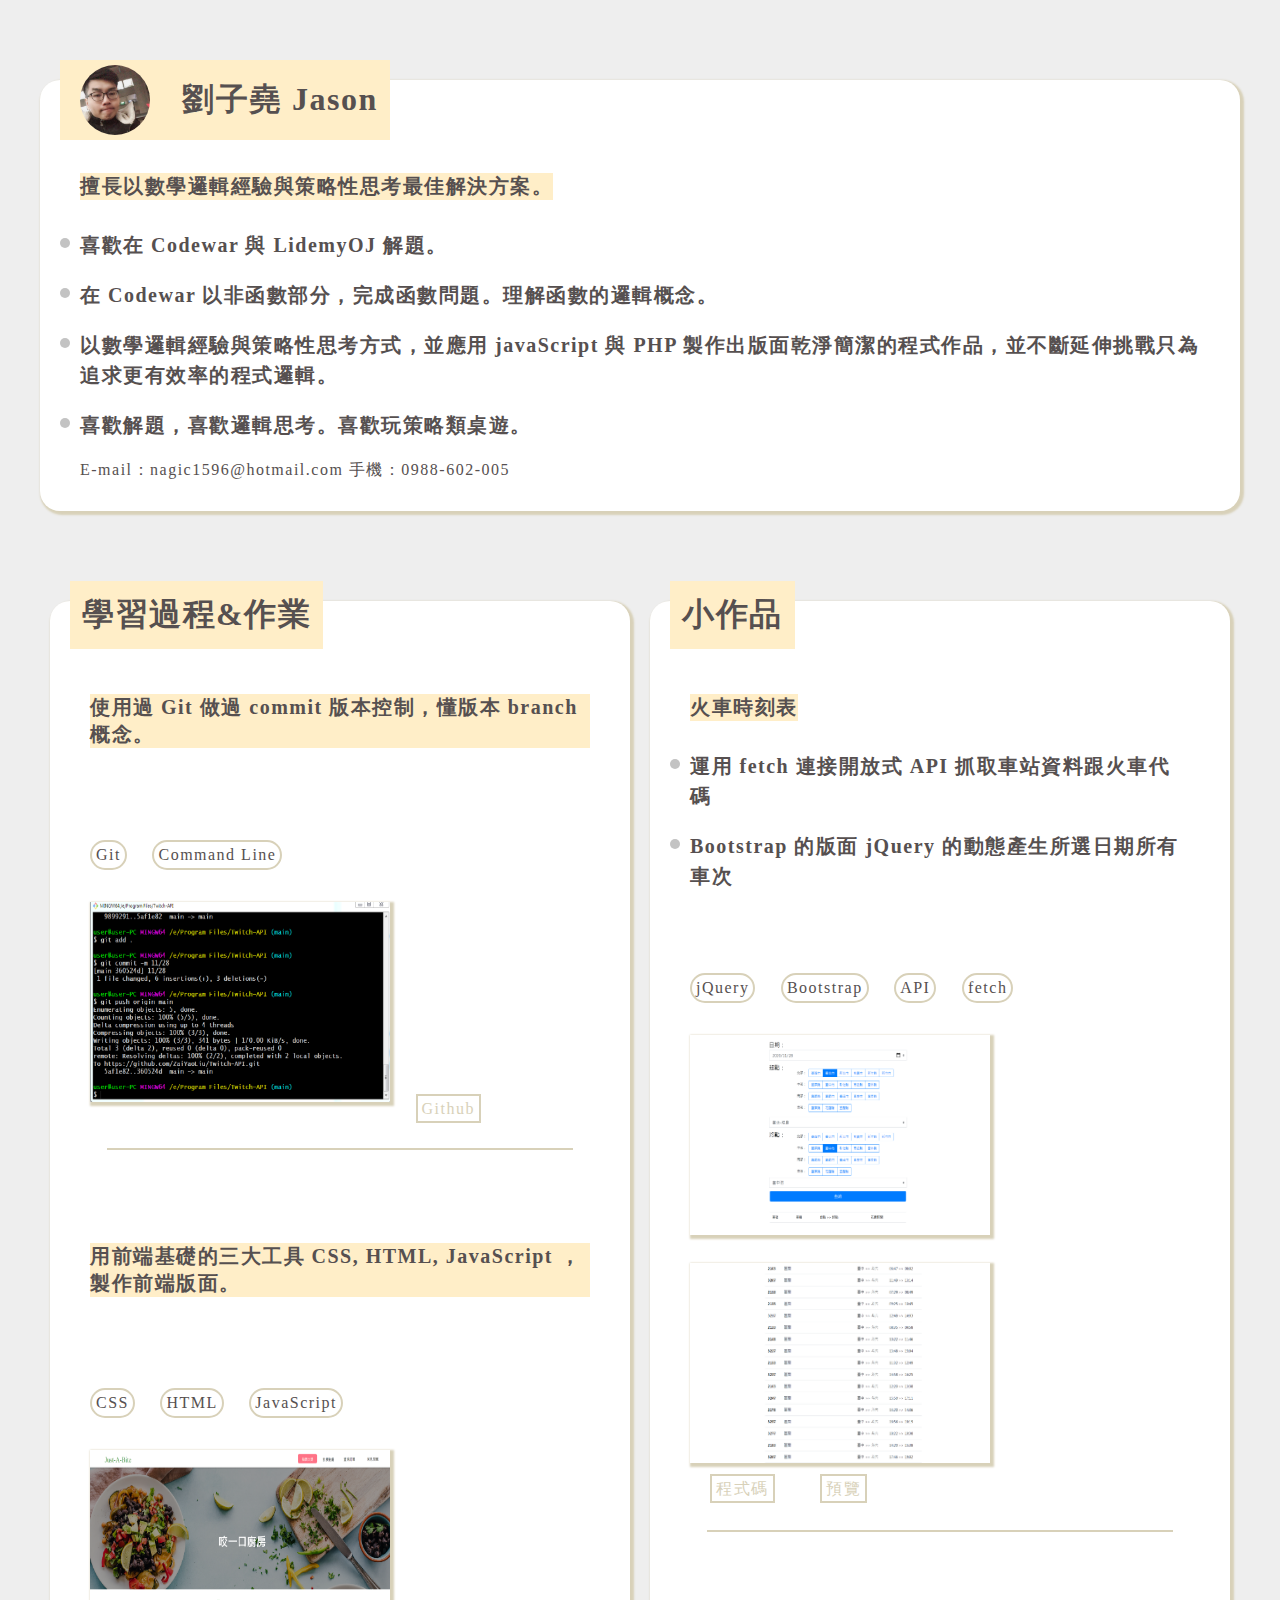
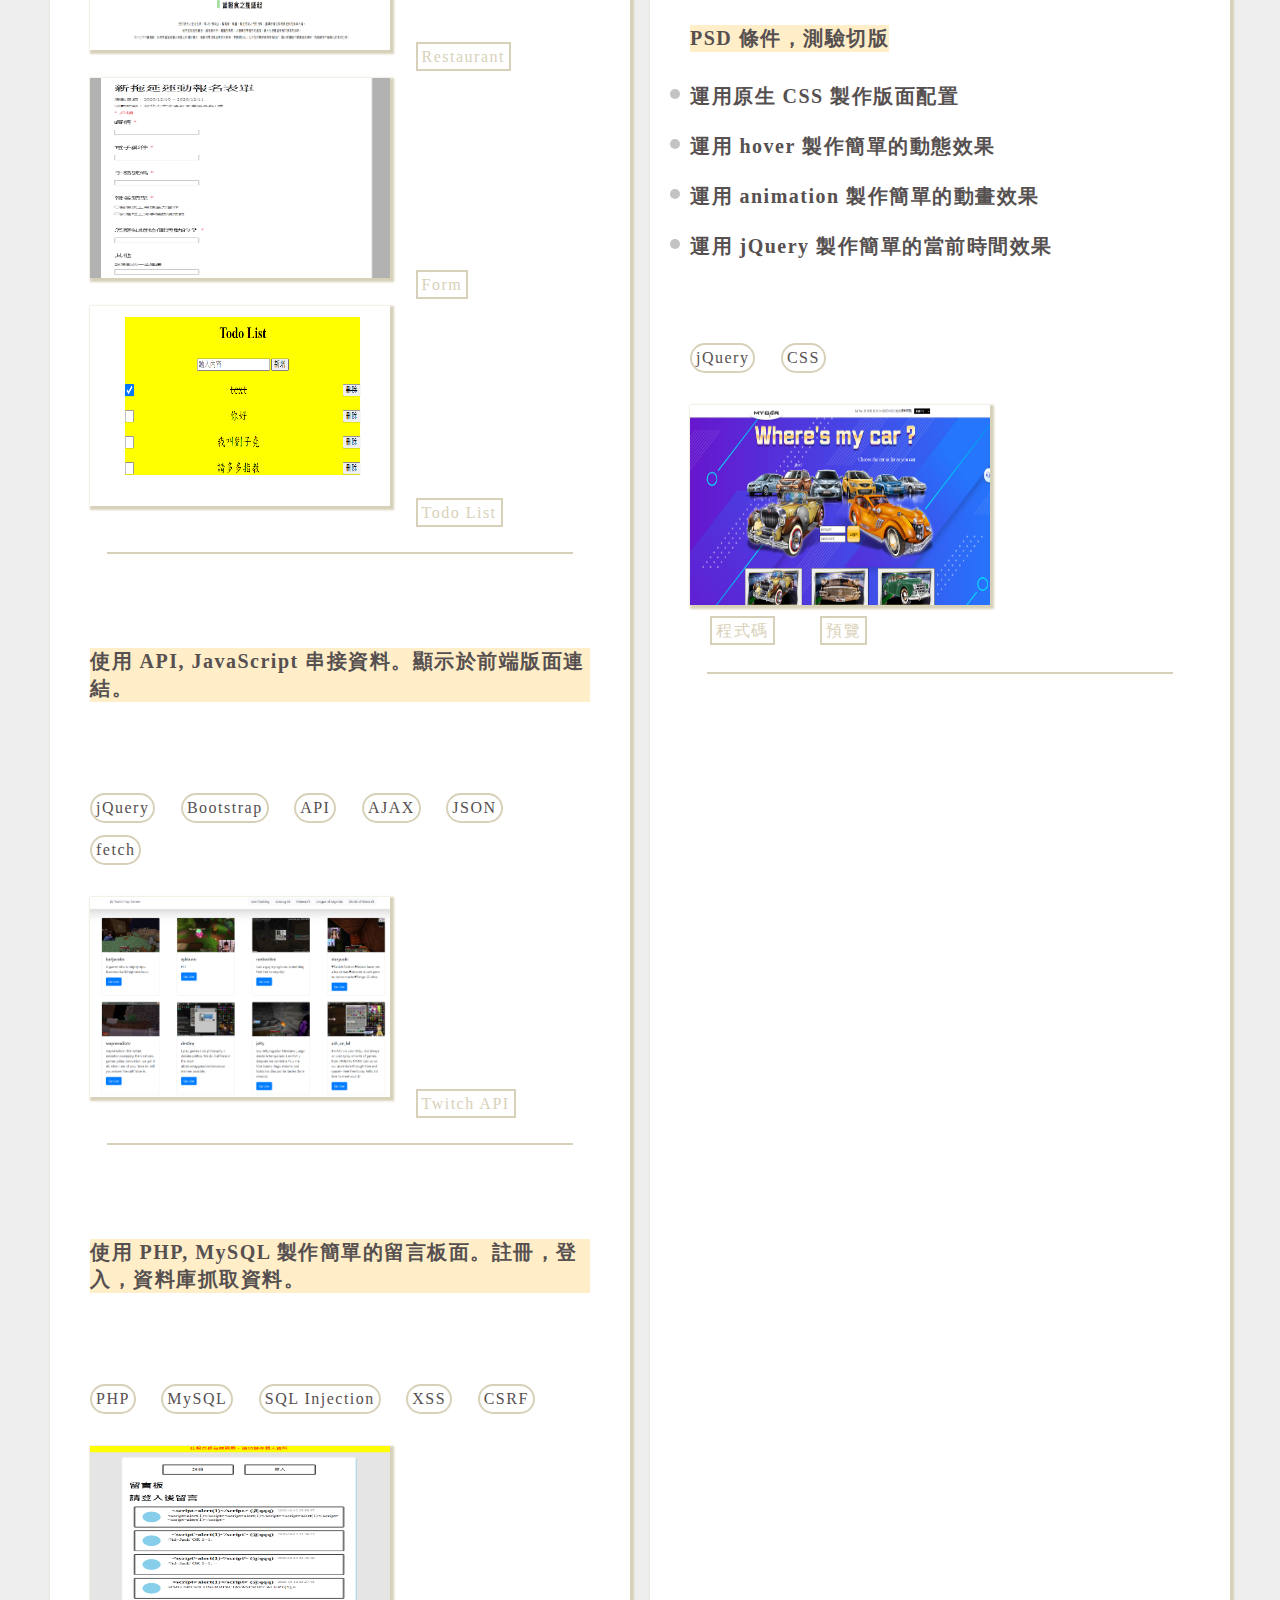
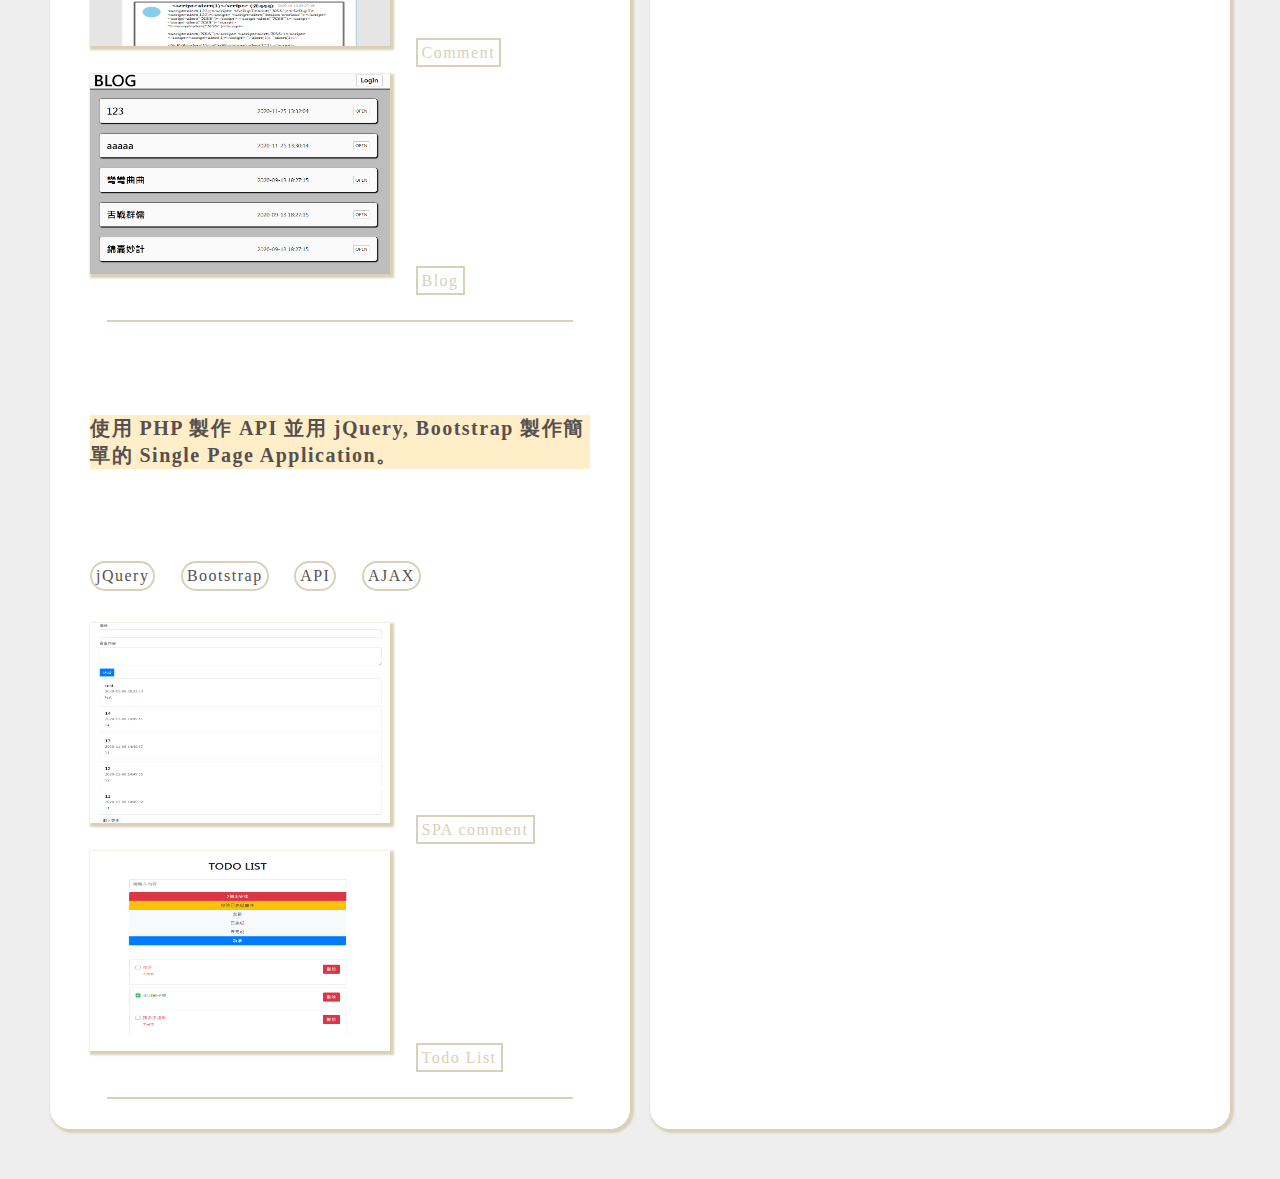
<file: index.html>
<!DOCTYPE html>
<html lang="en">
<head>
	<meta charset="UTF-8">
	<meta name="viewport" content="width=device-width, initial-scale=1.0">
	<link rel="stylesheet" href="style.css">
	<link rel="stylesheet" href="http://meyerweb.com/eric/tools/css/reset/reset.css">	
	<title>自我介紹</title>
</head>
<body>
	<div class="wrapper">
		<div class="box_1">
			<div class="title">
				<div class="selfie"></div>
				<h1>劉子堯 Jason</h1>
			</div>
			<div class="box_info">
				<h1>
					擅長以數學邏輯經驗與策略性思考最佳解決方案。
				</h1>
				<p class="point">喜歡在 Codewar 與 LidemyOJ 解題。</p>
				<p class="point">在 Codewar 以非函數部分，完成函數問題。理解函數的邏輯概念。</p>
				<p class="point">以數學邏輯經驗與策略性思考方式，並應用 javaScript 與 PHP 製作出版面乾淨簡潔的程式作品，並不斷延伸挑戰只為追求更有效率的程式邏輯。</p>
				<p class="point">喜歡解題，喜歡邏輯思考。喜歡玩策略類桌遊。</p>					
				<span>
					E-mail：nagic1596@hotmail.com 手機：0988-602-005
				</span>				
			</div>
		</div>		
	</div>
	<div class="wrapper">
		<div class="box_2">
			<div class="title">
				<h1>學習過程&作業</h1>				
			</div>
			<div class="box_info">
				<h1>
					使用過 Git 做過 commit 版本控制，懂版本 branch 概念。
				</h1>
				<p>
					<div class="token">Git</div>
					<div class="token">Command Line</div>
				</p>				
				<img src="img/git.PNG" alt="">
				<a href="https://github.com/ZaiYaoLiu" target="_blank">Github</a>
			</div>
			<div class="dividing"></div>
			<div class="box_info">
				<h1>
					用前端基礎的三大工具 CSS, HTML, JavaScript ，製作前端版面。
				</h1>
				<p>
					<div class="token">CSS</div>
					<div class="token">HTML</div>
					<div class="token">JavaScript</div>
				</p>
				<img src="img/rest.PNG" alt="">
				<a href="1/index.html" target="_blank">Restaurant</a>
				<img src="img/form.PNG" alt="">
				<a href="2/index.html" target="_blank">Form</a>
				<img src="img/todo.PNG" alt="">
				<a href="3/index.html" target="_blank">Todo List</a>
			</div>
			<div class="dividing"></div>
			<div class="box_info">
				<h1>
					使用 API, JavaScript 串接資料。顯示於前端版面連結。
				</h1>				
				<p>
					<div class="token">jQuery </div>
					<div class="token">Bootstrap </div>
					<div class="token">API </div>
					<div class="token">AJAX </div>
					<div class="token">JSON</div>
					<div class="token">fetch</div>
				</p>
				<img src="img/twitch.PNG" alt="">
				<a href="4/index.html" target="_blank">Twitch API</a>
			</div>
			<div class="dividing"></div>
			<div class="box_info">
				<h1>
					使用 PHP, MySQL 製作簡單的留言板面。註冊，登入，資料庫抓取資料。
				</h1>
				<p>
					<div class="token">PHP</div>
					<div class="token">MySQL</div>
					<div class="token">SQL Injection</div>
					<div class="token">XSS</div>
					<div class="token">CSRF</div>
				</p>
				<img src="img/comment.PNG" alt="">
				<a href="http://mentor-program.co/mtr04group5/YAO/week11/hw1/index.php" target="_blank">Comment</a>
				<img src="img/blog.PNG" alt="">
				<a href="http://mentor-program.co/mtr04group5/YAO/week11/hw2/index.php" target="_blank">Blog</a>
			</div>
			<div class="dividing"></div>
			<div class="box_info">
				<h1>
					使用 PHP 製作 API 並用 jQuery, Bootstrap 製作簡單的 Single Page Application。
				</h1>
				<p>
					<div class="token">jQuery </div>
					<div class="token">Bootstrap </div>
					<div class="token">API </div>
					<div class="token">AJAX </div>
				</p>
				<img src="img/spa.PNG" alt="">
				<a href="http://mentor-program.co/mtr04group5/YAO/week12/hw1/" target="_blank">SPA comment</a>
				<img src="img/todoList.PNG" alt="">
				<a href="http://mentor-program.co/mtr04group5/YAO/week12/hw2/" target="_blank">Todo List</a>
			</div>
			<div class="dividing"></div>
		</div>
		<div class="box_2">
			<div class="title">
				<h1>小作品</h1>
			</div>
			<div class="box_info">
				<h1>
					火車時刻表
				</h1>
				<p class="point">運用 fetch 連接開放式 API 抓取車站資料跟火車代碼</p>
				<p class="point">Bootstrap 的版面 jQuery 的動態產生所選日期所有車次</p>
				<p>
					<div class="token">jQuery </div>
					<div class="token">Bootstrap </div>
					<div class="token">API </div>
					<div class="token">fetch</div>
				</p>
				
				<img src="img/trainsform.PNG" alt="" class="trainsform">
				<img src="img/trainsform_2.PNG" alt="" class="trainsform">
				<div>
					<a href="https://github.com/ZaiYaoLiu/Twitch-API/blob/main/timetable.html" target="_blank">程式碼</a>
					<a href="https://zaiyaoliu.github.io/Twitch-API/timetable.html" target="_blank">預覽</a>
				</div>
				
			</div>
			<div class="dividing"></div>
			<div class="box_info">
				<h1>
					PSD 條件，測驗切版
				</h1>
				<p class="point">運用原生 CSS 製作版面配置</p>
				<p class="point">運用 hover 製作簡單的動態效果</p>
				<p class="point">運用 animation 製作簡單的動畫效果</p>
				<p class="point">運用 jQuery 製作簡單的當前時間效果</p>
				<p>
					<div class="token">jQuery </div>
					<div class="token">CSS </div>
				</p>
				
				<img src="img/rana.PNG" alt="" class="trainsform">
				<div>
					<a href="https://github.com/ZaiYaoLiu/RaNa" target="_blank">程式碼</a>
					<a href="https://zaiyaoliu.github.io/RaNa/" target="_blank">預覽</a>
				</div>
				
			</div>
			<div class="dividing"></div>
		</div>			
	</div>

</body>
</html>
</file>
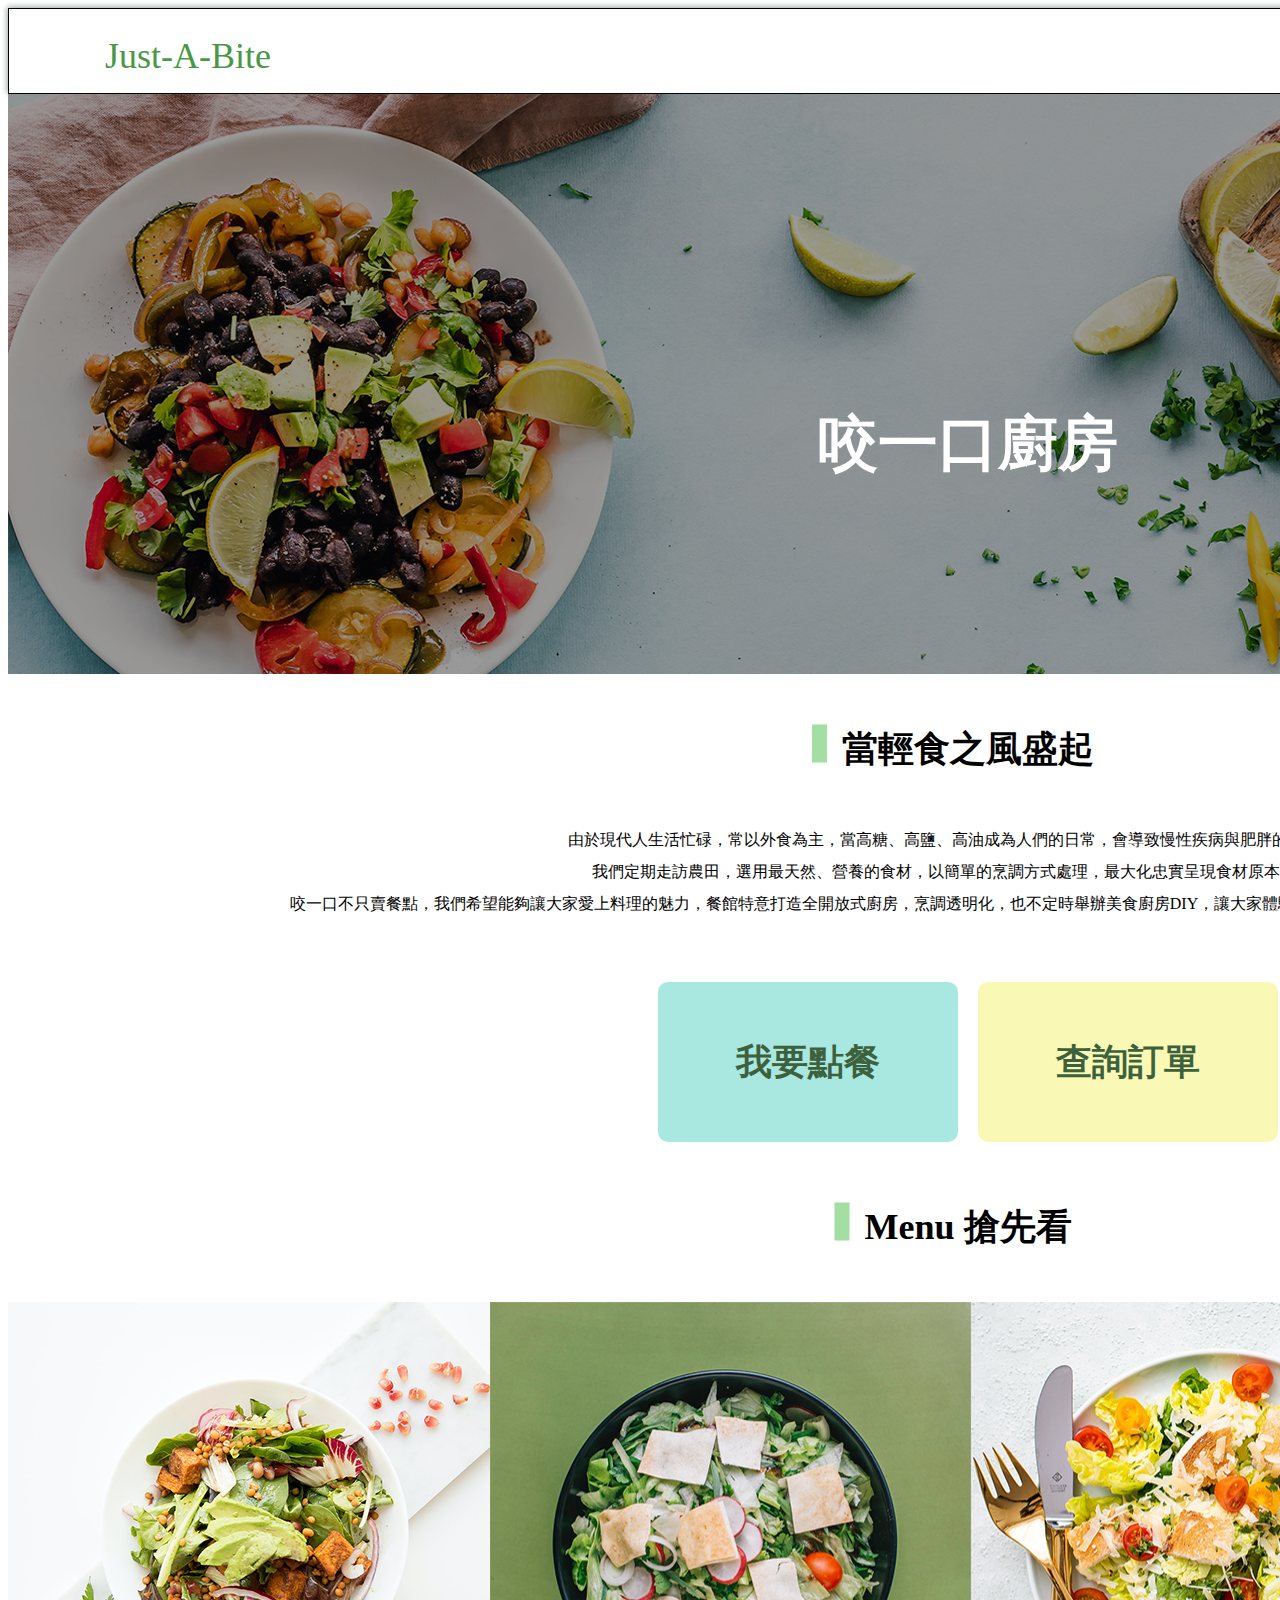
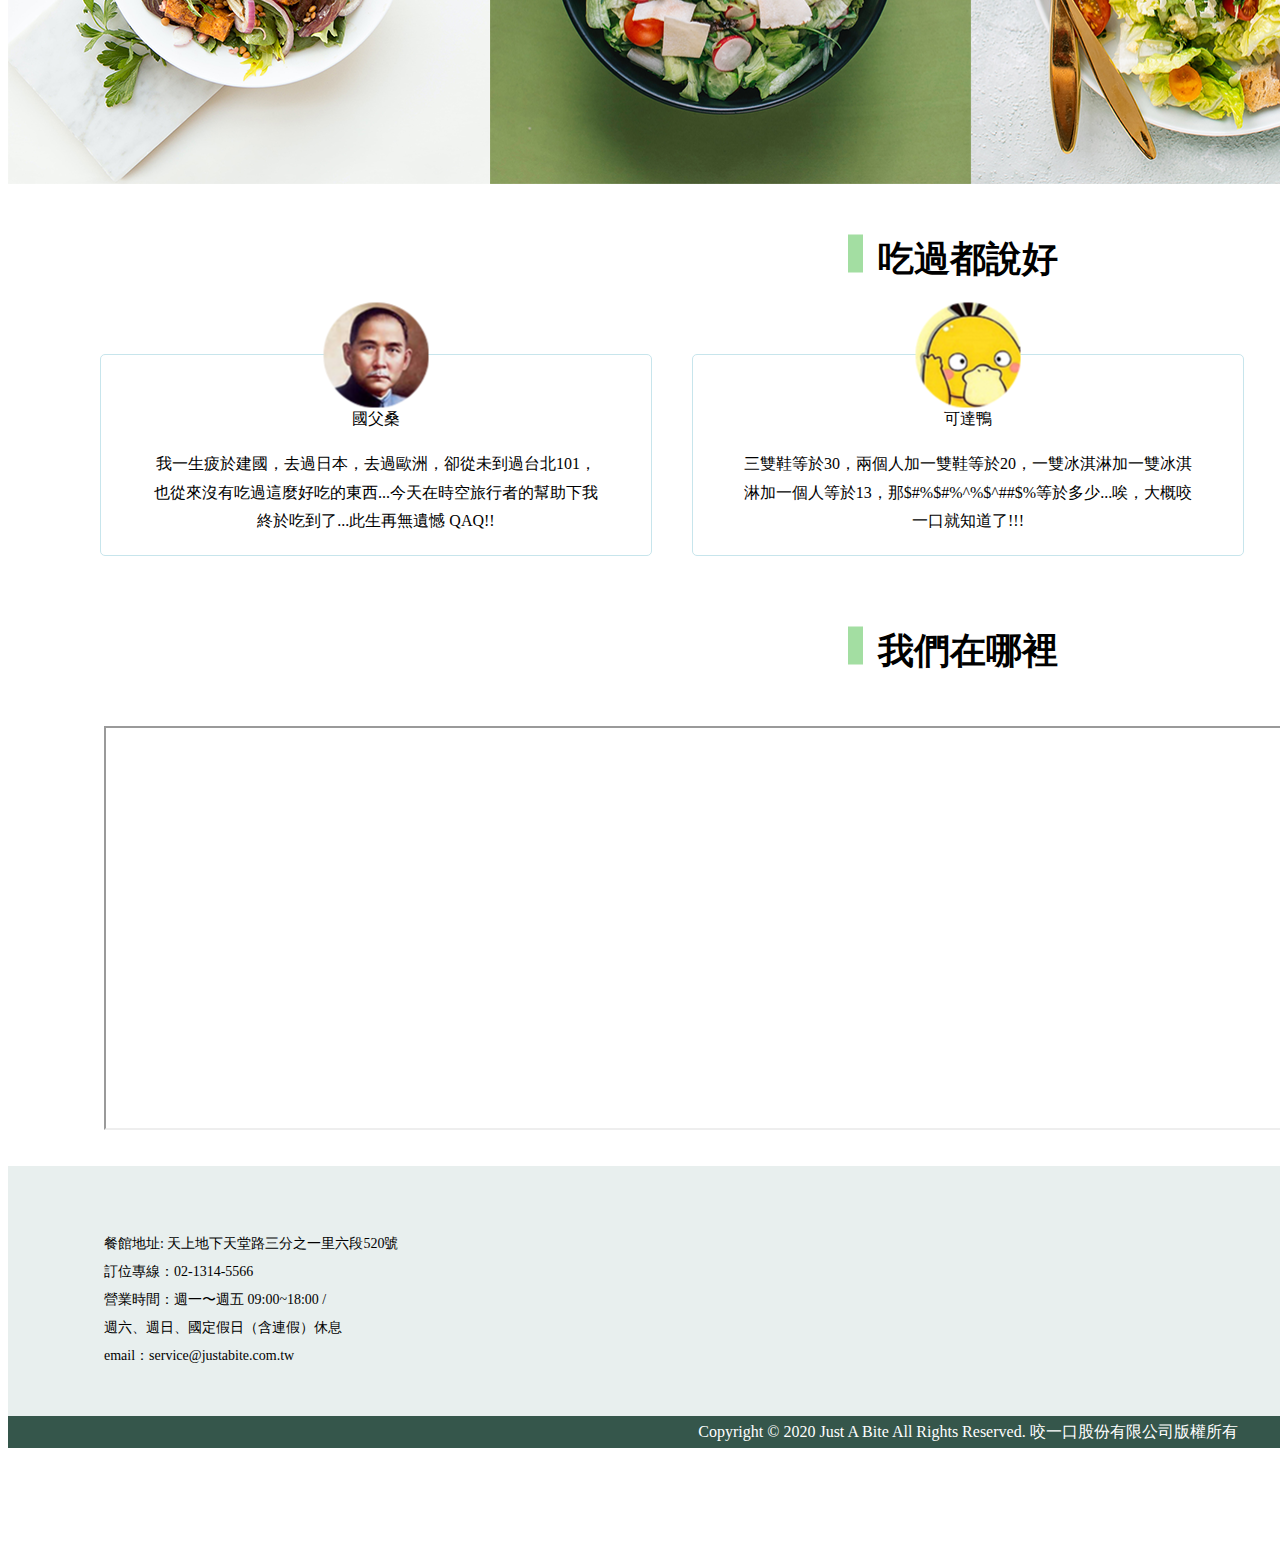
<file: 1/index.html>
<!DOCTYPE html>
<html lang="en">
<head>
	<meta charset="UTF-8">
	<title>Restaurant-index</title>
	<link rel="stylesheet" href="./style.css">
</head>
<body>
	<div class="Restaurant-index">

		<!-- nav標籤 -->
		<nav class="nav">
			<span class="Just-A-Bite">Just-A-Bite</span>
			<span class="pumpbox"></span>
			<span class="nav-word1">抽個大獎</span>
			<span class="nav-word2">我要點餐</span>
			<span class="nav-word3">查詢訂單</span>
			<span class="nav-word4"><a href="FAQ.html">常見問題</a></span>
		</nav>

		<!-- 主圖片 -->
		<div class="title-bgi">
			<div class="title-bgi-1">
				<p class="title-bgi-word">咬一口廚房</p>
			</div>			
		</div>

		<!-- 主標題 -->
		<div class="main">
			<div class="main-title">當輕食之風盛起</div>
				
		</div>
		<p class="main-word">
			由於現代人生活忙碌，常以外食為主，當高糖、高鹽、高油成為人們的日常，會導致慢性疾病與肥胖的機率大增。<br>
			我們定期走訪農田，選用最天然、營養的食材，以簡單的烹調方式處理，最大化忠實呈現食材原本的鮮味。<br>
			咬一口不只賣餐點，我們希望能夠讓大家愛上料理的魅力，餐館特意打造全開放式廚房，烹調透明化，也不定時舉辦美食廚房DIY，讓大家體驗不需要過多調味，就能擁有千變萬化的食物口感。<br>
		</p>
		<!-- 選單鈕 -->
		<div class="btn">
			<div class="order-btn">
				<a href="#">我要點餐</a>
			</div>
			<div class="search-btn">
				<a href="#">查詢訂單</a>
			</div>
		</div>
		
		<!-- 菜單 -->
		<div class="main">
			<div class="main-title">Menu 搶先看</div>			
		</div>
		<div class="menu">
			<img src="f-001.png" alt="">
			<img src="f-002.png" alt="">
			<img src="f-003.png" alt="">
			<img src="f-004.png" alt="">
		</div>
		<!-- 評價 -->
		<div class="main">
			<div class="main-title">吃過都說好</div>
		</div>
		<div class="forum">
			<div class="visitors">
				<img src="p-1.png" alt="">
				<div class="visitors-info">
					<p>國父桑</p>
					<p>我一生疲於建國，去過日本，去過歐洲，卻從未到過台北101，也從來沒有吃過這麼好吃的東西...今天在時空旅行者的幫助下我終於吃到了...此生再無遺憾 QAQ!!</p>
				</div>				
			</div>
			<div class="visitors">
				<img src="p-2.png" alt="">
				<div class="visitors-info">
					<p>可達鴨</p>
					<p>三雙鞋等於30，兩個人加一雙鞋等於20，一雙冰淇淋加一雙冰淇淋加一個人等於13，那$#%$#%^%$^##$%等於多少...唉，大概咬一口就知道了!!!</p>
				</div>
			</div>
			<div class="visitors">
				<img src="p-3.png" alt="">
				<div class="visitors-info">
					<p>旅かえる旅行青蛙</p>
					<p>自從呱呱呱呱呱以後，我呱呱呱呱呱，非常感謝呱呱呱呱呱，下次呱呱呱呱呱我呱呱呱呱呱，一定呱呱呱呱呱!!!</p>
				</div>
			</div>
		</div>
		
		<!-- 地圖 -->
		<div class="main">
			<div class="main-title">我們在哪裡</div>			
		</div>
		<div class="address">
			<iframe src="https://www.google.com/maps/embed?pb=!1m18!1m12!1m3!1d17319.553522454895!2d120.68355737565864!3d24.137072985468293!2m3!1f0!2f0!3f0!3m2!1i1024!2i768!4f13.1!3m3!1m2!1s0x34693d1438fb3d3f%3A0xb7b4ebd02f1906b6!2z6Ie65Lit6LuK56uZ!5e0!3m2!1szh-TW!2stw!4v1595598024160!5m2!1szh-TW!2stw"></iframe>
		</div>

		<div class="restaurant-info">
			<div class="restaurant-Community">
				<h1>Just A Bite!</h1><br>
				<p>Facebook / Instagram / Youtube</p>
			</div>
			<p>
				餐館地址: 天上地下天堂路三分之一里六段520號<br>
				訂位專線：02-1314-5566<br>
				營業時間：週一〜週五 09:00~18:00 / <br>週六、週日、國定假日（含連假）休息<br>
				email：service@justabite.com.tw<br>
			</p>			
		</div>
		<div class="restaurant-copyright">
			Copyright © 2020 Just A Bite All Rights Reserved. 咬一口股份有限公司版權所有
		</div>
	</div>
</body>
</html>
</file>
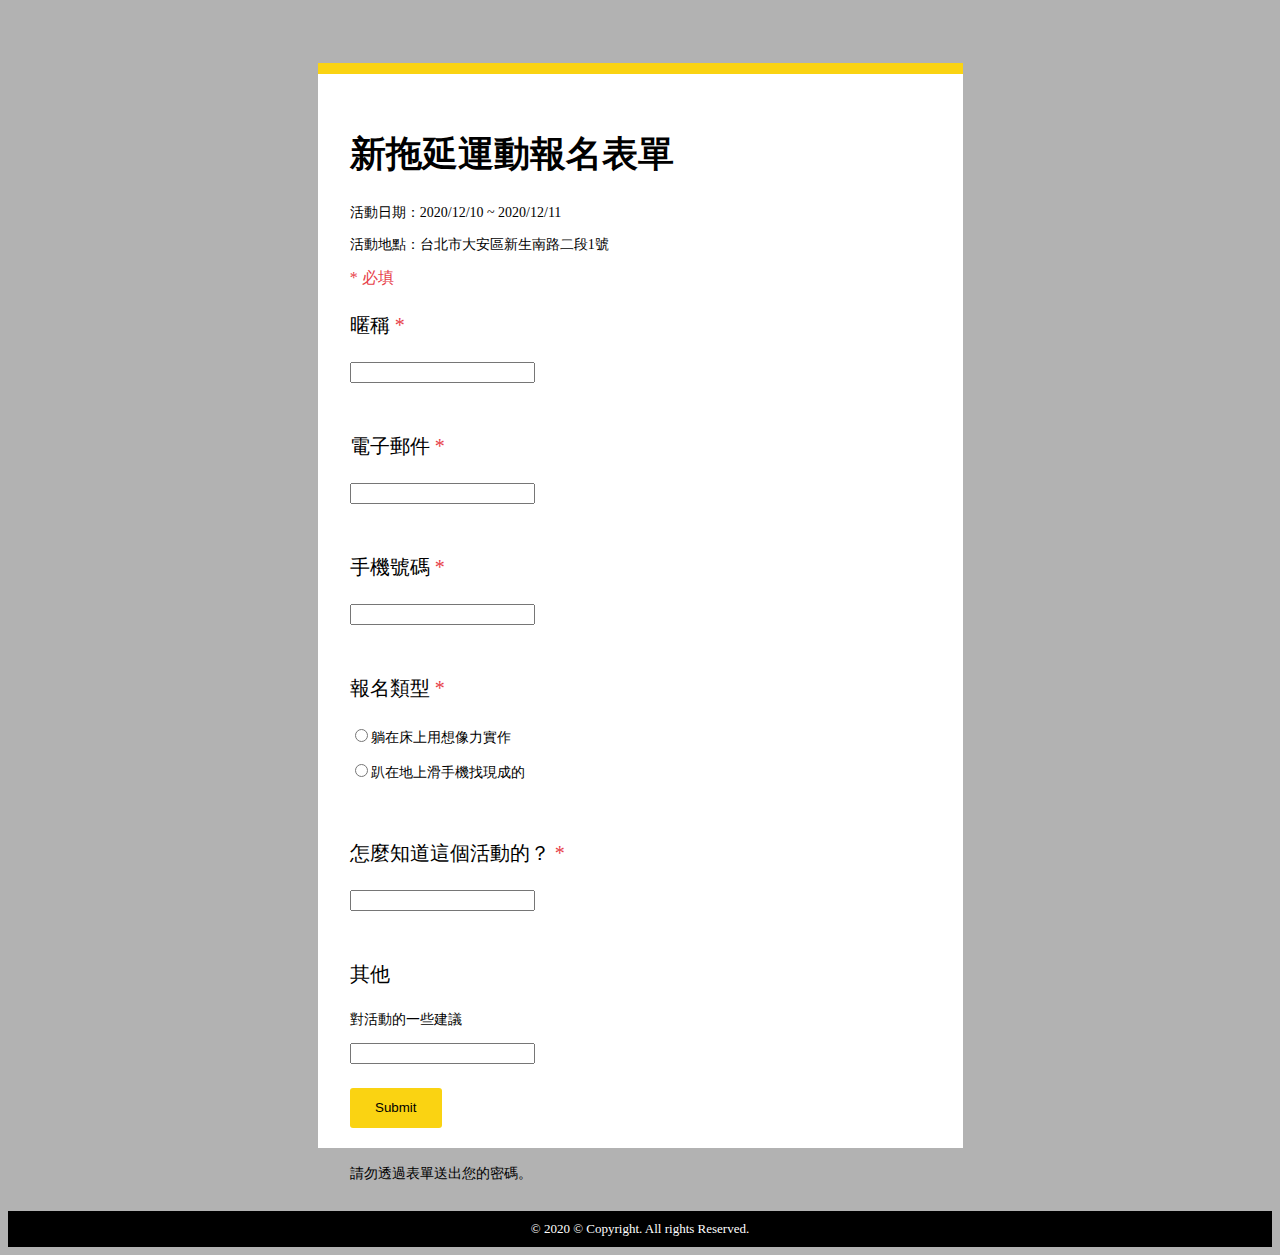
<file: 2/index.html>
<!DOCTYPE html>
<html lang="en">
<head>
	<meta charset="UTF-8">
	<title></title>
	<meta name="viewport" content="width=device-width, initial-scale=1">
  <link rel="stylesheet" href="https://necolas.github.io/normalize.css/8.0.1/normalize.css" />

	<style>
		body {
			background-color: rgba(0, 0, 0, 0.3);
		}
		
		.content {
			max-width: 	645px;
			height: 1085px;
			margin: 5% auto; 
			background-color: #fff;
		}

		.content__top {
			height: 1%;
			background-color: #fad312;
		}

		.content__info {
			padding: 5%; 
		}
		
		h1 {
			font-family: 新細明體;
  		font-size: 36px;
		}

		p {
			font-family: 新細明體;
  		font-size: 14px;
		}

		span {
			font-family: 新細明體;
  		font-size: 16px;
  		color: #e74149;
		}

		.content__title {
			margin: 4% 0;
			font-family: 新細明體;
  		font-size: 20px;
		}

		.inportent .content__title::after {
			content: ' * ';
			color: #e74149
		}

		.submit__btn {
			height: 40px;
			width: 92px;
			background-color: #fad312;
			margin: 4% 0;
			border: none;
			border-radius: 3px;
		}
		.err__hidden .err__text{
			visibility: hidden;
		}

		.err__text {
			color: red;
			margin: 1% 0; 
		}
	
		footer {
			background-color: #000;
			color: #fff;
			font-family: 新細明體;
  		font-size: 13px;
			text-align: center;
			padding: 10px 0;
		}
	</style>
</head>
<body>
	<div class="content">
		<div class="content__top"></div>
		<div class="content__info">
			<h1>新拖延運動報名表單</h1>
			<p>活動日期：2020/12/10 ~ 2020/12/11</p>
			<p>活動地點：台北市大安區新生南路二段1號</p>
			<span> * 必填</span>

			<form>
				<div class="inportent err__hidden">
					<div class="content__title">暱稱</div>
					<div><input type="text" name=""></div>
					<div class="err__text">請輸入暱稱</div>
				</div>

				<div class="inportent err__hidden">
					<div class="content__title">電子郵件</div>
					<div><input type="text" name=""></div>
					<div class="err__text">請輸入電子郵件</div>		
				</div>

				<div class="inportent err__hidden">
					<div class="content__title">手機號碼</div>
					<div><input type="text" name=""></div>
					<div class="err__text">請輸入手機號碼</div>					
				</div>

				<div class="inportent err__hidden">
					<div class="content__title">報名類型</div>
						<p><input type="radio" name="radios" >躺在床上用想像力實作</p>
						<p><input type="radio" name="radios" >趴在地上滑手機找現成的</p>
					<div class="err__text">請輸入報名類型</div>					
				</div>

				<div class="inportent err__hidden">
					<div class="content__title">怎麼知道這個活動的？</div>
					<div><input type="text" name=""></div>
					<div class="err__text">請輸入怎麼知道這個活動的？</div>					
				</div>

				<div>
					<div class="content__title">其他</div>
					<div><p>對活動的一些建議</p></div>
					<div><input type="text" name=""></div>					
				</div>

				<input type="submit" class="submit__btn">
				<p>請勿透過表單送出您的密碼。</p>
			</form>
		</div>
		<div></div>
	</div>
	<footer>© 2020 © Copyright. All rights Reserved.</footer>

	<script type="text/javascript">
		document.querySelector('form').addEventListener('submit', function (e) {
			e.preventDefault();
			const elements = document.querySelectorAll(".inportent input[type=text]")
			for (let element of elements) {				
				if (!element.value) {
					element.parentNode.parentNode.classList.remove("err__hidden")
				} else {
					element.parentNode.parentNode.classList.add("err__hidden")
				}
			}

			const radios = document.querySelectorAll(".inportent input[type=radio]")
			for (let radio of radios) {				
				if (radios.length) {
					let isValue = [...radios].some(function (radio) {
						radio.checked;
					})
					if (!isValue) {
						radio.parentNode.parentNode.classList.remove("err__hidden")
					} else {
						radio.parentNode.parentNode.classList.add("err__hidden")
					}
				}
			}			
		})
	</script>
</body>
</html>
</file>
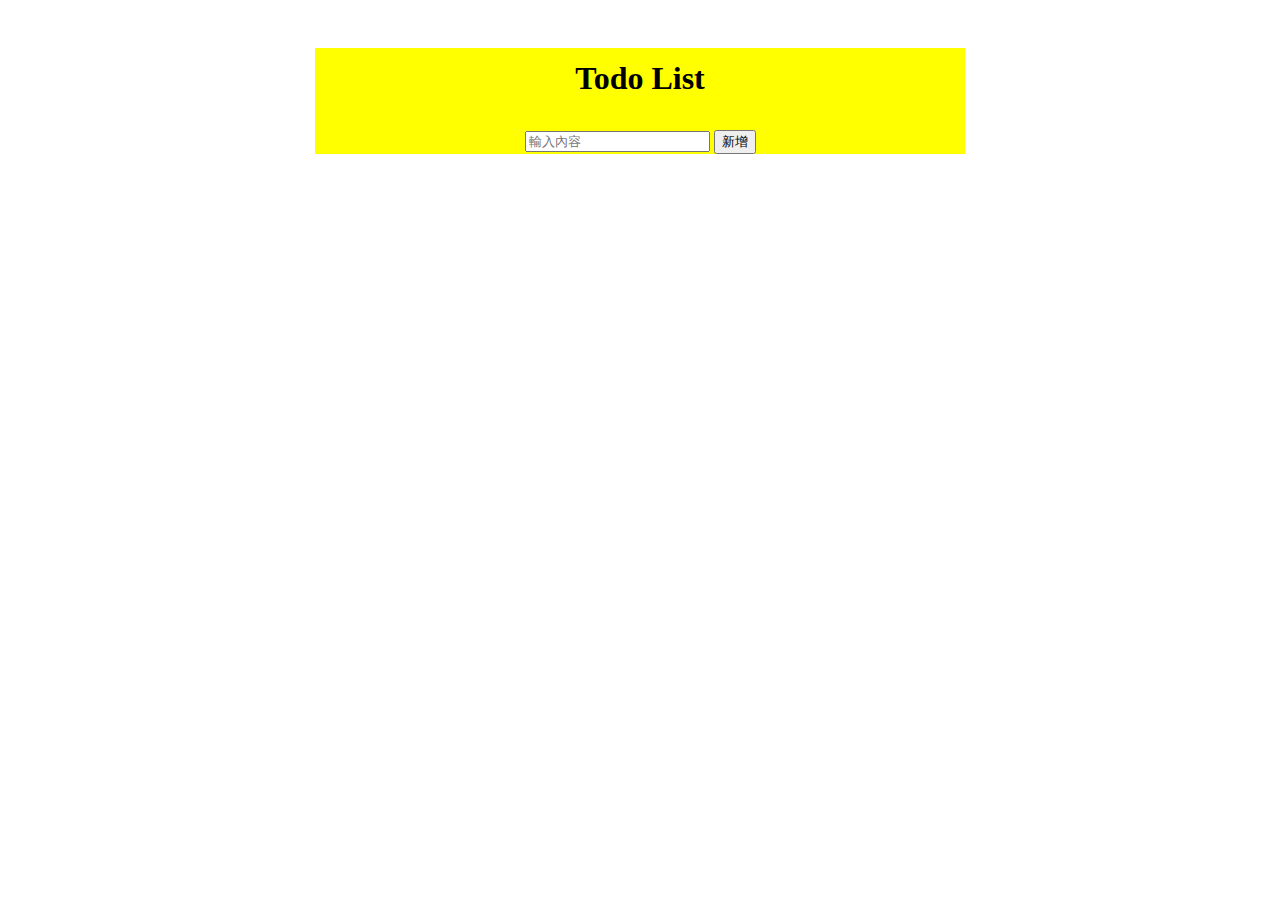
<file: 3/index.html>
<!DOCTYPE html>
<html lang="en">
<head>
	<meta charset="UTF-8">
	<title>Todo List</title>

	<meta name="viewport" content="width=device-width, initial-scale=1">
  <link rel="stylesheet" href="https://necolas.github.io/normalize.css/8.0.1/normalize.css" />

  <style>
  	.content {
  		margin: 48px auto;
  		max-width: 650px;
  		background: yellow;
  		text-align: center;
  	}

  	.content__title {
			text-align: center;
			padding: 12px 0;
  	}

  	.content__menu {  		
  		margin: 24px 0;
  	}
		
		.content__new:hover {
			background-color: #ccc;
		}

  	.content__new {	
  		margin: 24px 0;	
  		display: flex;
  		align-items: center;
  		justify-content: space-between;
  	}

  	.content__new input {
  		width: 24px;
  		height: 24px;
  	}

  	.content__word {
  		font-family: 標楷體;
  		font-size: 24px;
  		max-width: 500px;
  		overflow: auto;
  	}

  	.content__finish {
  		text-decoration: line-through; 
  	}
  </style>
</head>
<body>
	<div class="content">
		<h1 class="content__title">
			Todo List
		</h1>
		<input class = "content__input" type="text" placeholder="輸入內容">
		<input class="content__submit" type="submit" value="新增">

		<div class="content__menu"></div>

	</div>

	<script type="text/javascript">
		document.querySelector(".content__submit").addEventListener("click", 
			function (e) {
				const value = document.querySelector(".content__input").value;
				const div = document.createElement("div");
				if (!value) {
					return
				} else {
					div.classList.add("content__new");
					div.innerHTML = `
						<input class="content__checkbox" type="checkbox">
						<div class="content__word">${escapeHtml(value)}</div>
						<button class="content__delete">刪除</button>			
					`;
					document.querySelector('.content__menu').appendChild(div);
					document.querySelector('.content__input').value = ''
				}
			}
		)

		document.querySelector(".content__menu").addEventListener("click",
			function (e) {
				if (e.target.classList.contains("content__delete")) {
					e.target.parentNode.remove()
				}

				if (e.target.classList.contains('content__checkbox')) {
	        if (e.target.checked) {
	          e.target.parentNode.classList.add('content__finish')
	        } else {
	          e.target.parentNode.classList.remove('content__finish')
	        }
	      }
			}
		)



		function escapeHtml(unsafe) {
      return unsafe
           .replace(/&/g, "&amp;")
           .replace(/</g, "&lt;")
           .replace(/>/g, "&gt;")
           .replace(/"/g, "&quot;")
           .replace(/'/g, "&#039;");
  	}
			
		
	</script>
</body>
</html>
</file>
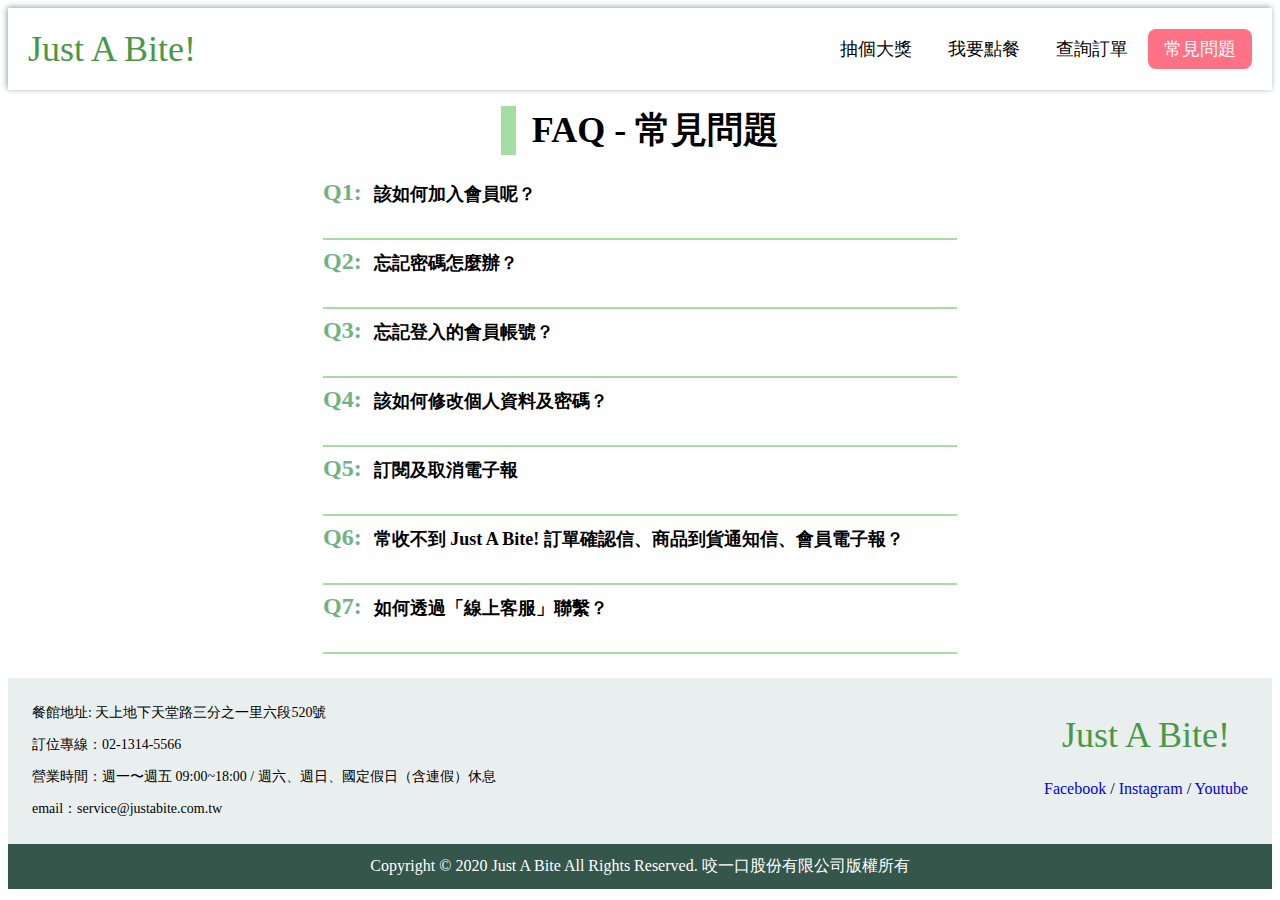
<file: 1/FAQ.html>
<!DOCTYPE html>
<html lang="en">
<head>
	<meta charset="UTF-8">
	<title>FAQ</title>
	<meta name="viewport" content="width=device-width, initial-scale=1">
  <link rel="stylesheet" href="https://necolas.github.io/normalize.css/8.0.1/normalize.css" />
  <link rel="stylesheet" href="./FAQ_style.css">
</head>
<body>
	<header class="navbar">
		<div class="navbar__title">Just A Bite!</div>
		<div class="navber__menu">
			<a href="#">抽個大獎</a>
			<a href="#">我要點餐</a>
			<a href="#">查詢訂單</a>
			<a href="#" class="action">常見問題</a>
		</div>		
	</header>

	<main class="content">
		<div class="content__title">FAQ - 常見問題</div>
		<div class="content__info">

			<div class="question__ans ans__hidden" ans__text='' >
				<span>Q1:</span>
				<div>
					<h1>該如何加入會員呢？</h1>
					<p class="ans">
						電腦版：請您點選右上角「登入/註冊」，可選擇「手機號碼驗證註冊」或「使用Facebook快速註冊」。<br>
						手機版/APP：請您點選右下角「個人」，可選擇以「手機號碼」、「Facebook」或「Apple ID」(限iOS用戶)註冊。
					</p>
				</div>				
			</div>

			<div class="question__ans ans__hidden" ans__text='' >
				<span>Q2:</span>
				<div>
					<h1>忘記密碼怎麼辦？</h1>
					<p class="ans">
						若您忘記密碼，請您先「會員登入」後，點選「忘記密碼」 再輸入註冊的電子郵件/手機號碼，系統會自動發送密碼重設通知給您，再請您依照通知步驟重新設定密碼即可。
					</p>
				</div>				
			</div>

			<div class="question__ans ans__hidden" ans__text='' >
				<span>Q3:</span>
				<div>
					<h1>忘記登入的會員帳號？</h1>
					<p class="ans">
						煩請直接與客服中心聯繫。
					</p>
				</div>				
			</div>

			<div class="question__ans ans__hidden" ans__text='' >
				<span>Q4:</span>
				<div>
					<h1>該如何修改個人資料及密碼？</h1>
					<p class="ans">
						電腦版：請「會員登入」至「個人資料及密碼修改」即可進行變更。<br>
						手機版/APP：請「會員登入」後至「個人」上方大頭照點選「姓名」後即可進行變更。<br>
						※ 如更新E-mail帳號，請留意新信箱是否可正常收取 Just A Bite! 相關信件通知喔。
					</p>
				</div>				
			</div>

			<div class="question__ans ans__hidden" ans__text='' >
				<span>Q5:</span>
				<div>
					<h1>訂閱及取消電子報</h1>
					<p class="ans">
						請點選官網右上角【訂閱電子報】，您可由此自行「 申請」 或「 取消」 電子報寄送服務。
					</p>
				</div>				
			</div>

			<div class="question__ans ans__hidden" ans__text='' >
				<span>Q6:</span>
				<div>
					<h1>常收不到 Just A Bite! 訂單確認信、商品到貨通知信、會員電子報？</h1>
					<p class="ans">
						以下設定方式提供您作為參考，可避免因收不到 Just A Bite! 訂單信函、商品到貨訊息及錯過優惠訊息的遺憾。<br>
						下面為大多數會員所使用的信箱供您參考，若您使用的並非下列兩種信箱，請依照該信箱的規定來設定。
					</p>
				</div>				
			</div>

			<div class="question__ans ans__hidden" ans__text='' >
				<span>Q7:</span>
				<div>
					<h1>如何透過「線上客服」聯繫？</h1>
					<p class="ans">
						請於上班時間至「訂單查詢」中「客服問與答」點選「客服」，即可進行諮詢。<br>
						上班時間09:00-18:00(例假日暫不提供服務)
					</p>
				</div>				
			</div>

		</div>
	</main>
	<footer>
		<div class="restaurants">
			<div class="restaurants__info">
				<p>餐館地址: 天上地下天堂路三分之一里六段520號</p>
				<p>訂位專線：02-1314-5566</p>
				<p>營業時間：週一〜週五 09:00~18:00 / 週六、週日、國定假日（含連假）休息</p>
				<p>email：service@justabite.com.tw</p>
			</div>
			<div class="restaurants__community">
				<h1>Just A Bite!</h1>
				<p>
					<a href="#">Facebook</a> /
					<a href="#">Instagram</a> /
					<a href="#">Youtube</a>
				</p>
			</div>
		</div>
		<div class="restaurants__Copyright">Copyright © 2020 Just A Bite All Rights Reserved. 咬一口股份有限公司版權所有</div>
	</footer>

	<script type="text/javascript">

		document.querySelector(".content__info")
		.addEventListener("click", function (e) {
			e.target.closest('.question__ans').classList.toggle("ans__hidden")
		})

		
	</script>
</body>
</html>
</file>
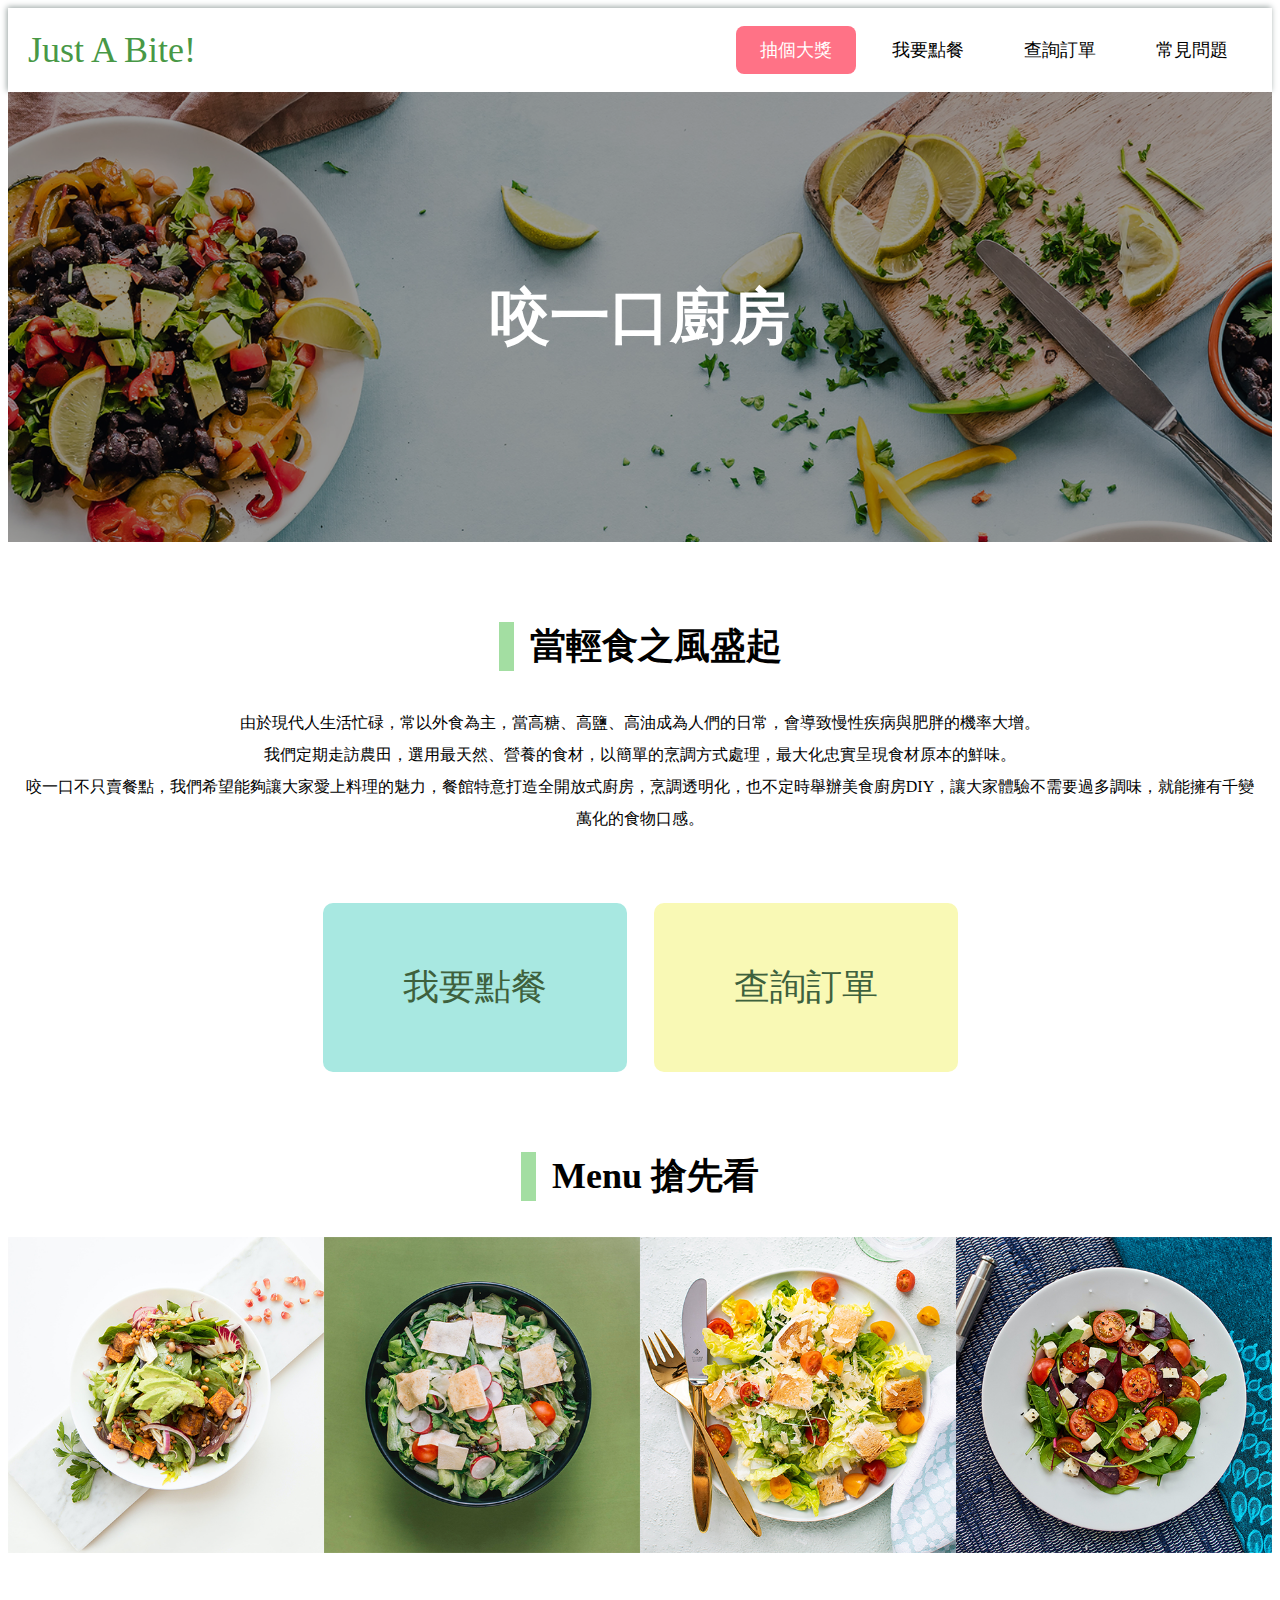
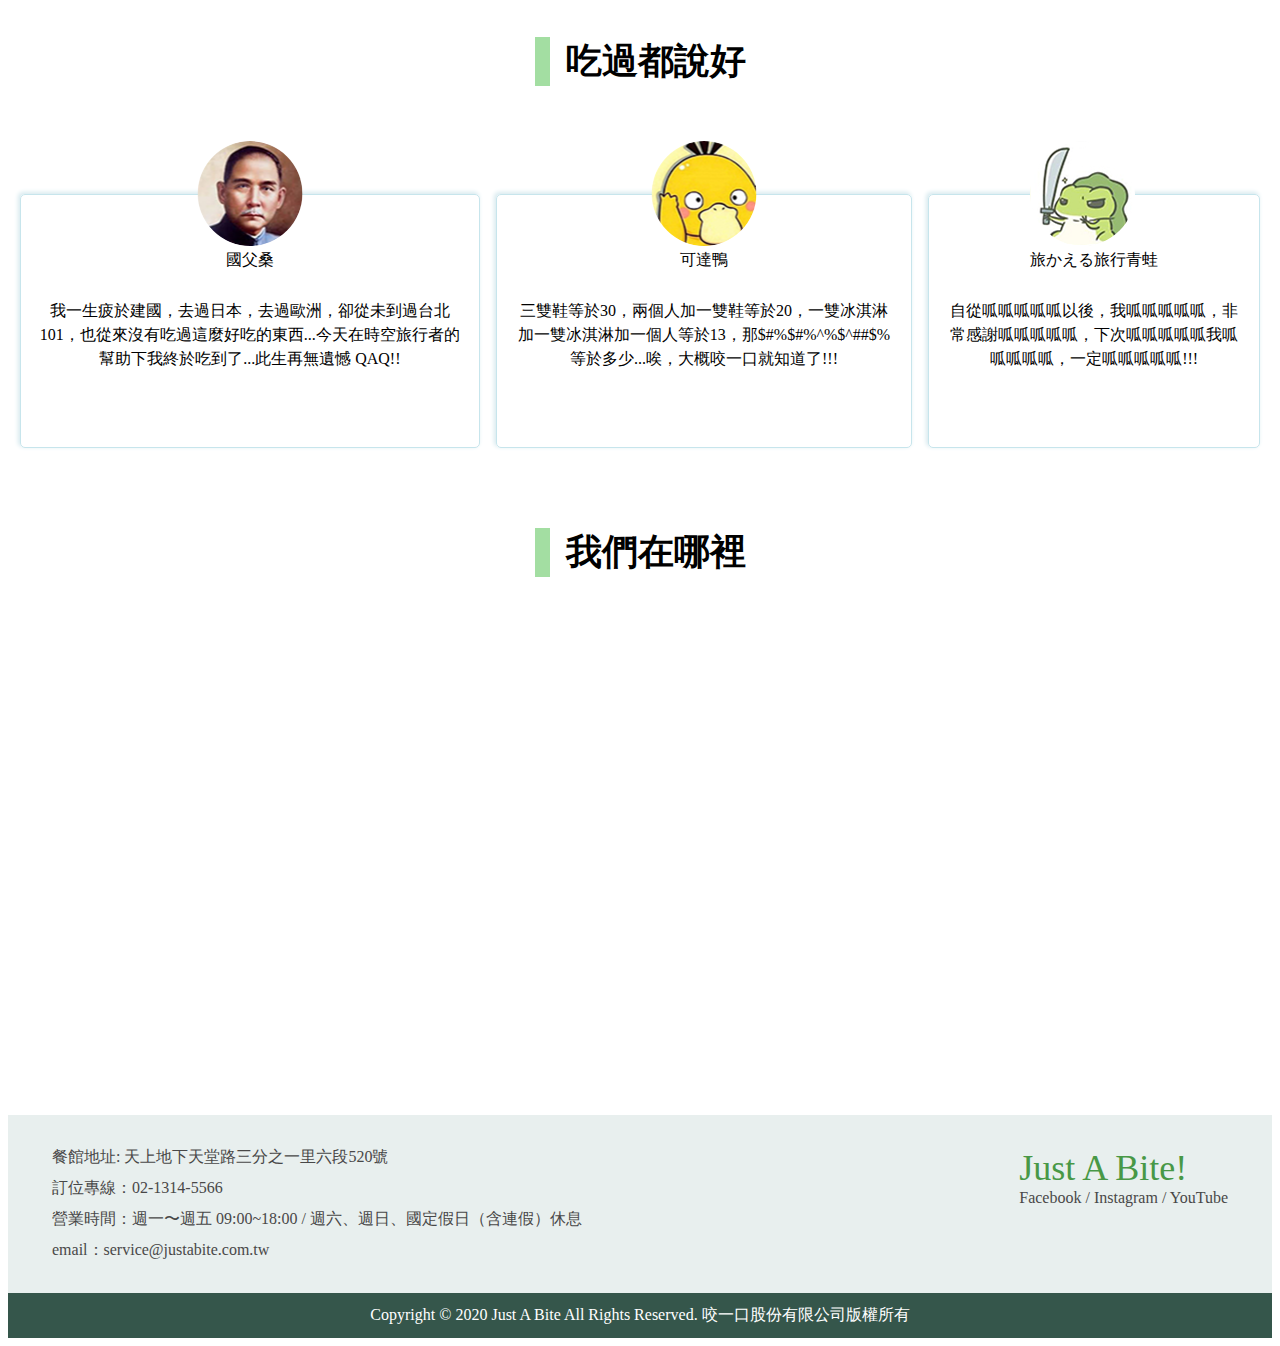
<file: 1/index-tr.html>
<!DOCTYPE html>

<html>
<head>
  <meta charset="utf-8">

  <title>餐廳官網</title>
  <meta name="viewport" content="width=device-width, initial-scale=1">
  <link rel="stylesheet" href="./style - tr.css" />
</head>

<body>
  <nav class="navbar">
    <div class="wrapper">
      <div class="navbar__site-name">
        Just A Bite!
      </div>
      <ul class="navbar__list">
        <li class="active"><a href="#">抽個大獎</a></li>
        <li><a href="#">我要點餐</a></li>
        <li><a href="#">查詢訂單</a></li>
        <li><a href="#">常見問題</a></li>
      </ul>
    </div>
  </nav>
  
  <section class="banner">
    <h1>咬一口廚房</h1>
  </section>
  <div class="wrapper">
    <section class="section">
      <h2 class="section__title">
        當輕食之風盛起
      </h2>
      <p class="section__desc">
        由於現代人生活忙碌，常以外食為主，當高糖、高鹽、高油成為人們的日常，會導致慢性疾病與肥胖的機率大增。
        <br>
        我們定期走訪農田，選用最天然、營養的食材，以簡單的烹調方式處理，最大化忠實呈現食材原本的鮮味。
        <br>
        咬一口不只賣餐點，我們希望能夠讓大家愛上料理的魅力，餐館特意打造全開放式廚房，烹調透明化，也不定時舉辦美食廚房DIY，讓大家體驗不需要過多調味，就能擁有千變萬化的食物口感。
      </p>
      <div class="buttons">
        <div class="button btn-order">
          我要點餐
        </div>
        <div class="button btn-query">
          查詢訂單
        </div>
      </div>
    </section>
  </div>

  <section class="section">
    <h2 class="section__title">
      Menu 搶先看
    </h2>
    <div class="section__images">
      <div><img src="f-001.png" /></div>
      <div><img src="f-002.png" /></div>
      <div><img src="f-003.png" /></div>
      <div><img src="f-004.png" /></div>
    </div>
  </section>
  <div class="wrapper">
    <section class="section">
      <h2 class="section__title">
        吃過都說好
      </h2>
      <div class="section__comments">
        <div class="comment">
          <div class="comment__author">
            <div class="comment__avatar">
              <img src="p-1.png" />
            </div>
            <p>國父桑</p>
          </div>
          <div class="comment__content">
            我一生疲於建國，去過日本，去過歐洲，卻從未到過台北101，也從來沒有吃過這麼好吃的東西...今天在時空旅行者的幫助下我終於吃到了...此生再無遺憾 QAQ!!
          </div>
        </div>
        <div class="comment">
          <div class="comment__author">
            <div class="comment__avatar">
              <img src="p-2.png" />
            </div>
            <p>可達鴨</p>
          </div>
          <div class="comment__content">
            三雙鞋等於30，兩個人加一雙鞋等於20，一雙冰淇淋加一雙冰淇淋加一個人等於13，那$#%$#%^%$^##$%等於多少...唉，大概咬一口就知道了!!!
          </div>
        </div>
        <div class="comment">
          <div class="comment__author">
            <div class="comment__avatar">
              <img src="p-3.png" />
            </div>
            <p>旅かえる旅行青蛙</p>
          </div>
          <div class="comment__content">
            自從呱呱呱呱呱以後，我呱呱呱呱呱，非常感謝呱呱呱呱呱，下次呱呱呱呱呱我呱呱呱呱呱，一定呱呱呱呱呱!!!
          </div>
        </div>
      </div>
    </section>
    <section class="section">
      <h2 class="section__title">
        我們在哪裡
      </h2>
      <iframe src="https://www.google.com/maps/embed?pb=!1m18!1m12!1m3!1d3615.0027469641936!2d121.56234485066739!3d25.033980844367374!2m3!1f0!2f0!3f0!3m2!1i1024!2i768!4f13.1!3m3!1m2!1s0x3442abb6da9c9e1f%3A0x1206bcf082fd10a6!2zMTEw5Y-w5YyX5biC5L-h576p5Y2A5L-h576p6Lev5LqU5q61N-iZnw!5e0!3m2!1szh-TW!2stw!4v1591711072492!5m2!1szh-TW!2stw" width="100%" height="450" frameborder="0" style="border:0;" allowfullscreen="" aria-hidden="false" tabindex="0"></iframe>
    </section>
  </div>
  <footer>
    <div class="footer__top">
      <div class="wrapper">
        <div class="footer__info">
          <div>餐館地址: 天上地下天堂路三分之一里六段520號</div>
          <div>訂位專線：02-1314-5566</div>
          <div>營業時間：週一〜週五 09:00~18:00 / 週六、週日、國定假日（含連假）休息</div>
          <div>email：service@justabite.com.tw</div>
        </div>
        <div>
          <div class="footer__site">Just A Bite!</div>
          <div>Facebook / Instagram / YouTube</div>
        </div>
      </div>
    </div>
    <div class="footer__bottom">
      Copyright © 2020 Just A Bite All Rights Reserved. 咬一口股份有限公司版權所有
    </div>
  </footer>
</body>
</html>
</file>
<file: style.css>
body {
	letter-spacing: 1.5px;
	font-family: 'Microsoft JhengHei';
	color: #565050;
	background-color: #eee;
}

.wrapper {	
	margin: 40px auto;
	display: flex;
	width: 1200px;
}

.box_1:hover, .box_2:hover {
	box-shadow: 3px 3px 3px 3px #d8d1b9;
	transition: 0.5s;
}

.box_1 {
	background-color: #fff;
	position: relative;
	margin: 40px auto;
	width: 1200px;
	box-shadow: 2px 2px 2px 2px #d8d1b9;
	border-radius: 20px;
}

.title {
	display: flex;
	position: absolute;
	top: -20px;
	left: 20px;
	background-color: #ffeec8;
	text-align: center;
}

.selfie {
	background-image: url('img/photo1.jpg');
	background-size: cover;
	margin: 5px 20px;
	height: 70px;
	width: 70px;
	border-radius: 50%;
	z-index: 999;
}

.title h1 {
	margin: 12px;
	display: flex;
	font-weight: bolder;
	font-size: 32px;
	align-items: center;
	justify-content: center;
	text-align: center;
}

.box_info {
	position: relative;
	margin: 80px 40px 30px 40px;
}

.box_info h1 {
	display: inline-block;
	background-color: #ffeec8;
	font-weight: bold;
	font-size: 20px;
}

.box_info p {	
	white-space: pre-line;
	margin-top: 16px;
	line-height: 1.5em;
	font-weight: bold;
	font-size: 20px;
	margin-bottom: 20px;
}

.point:before {
	position: absolute;
	content: "";
	margin-top: 8px;
	left: -20px;
	width: 10px;
	height: 10px;
	border-radius: 50%;
	background-color: #c3c3c3;
}

.box_info p span {
	color: #afadad;
}

.box_info a {
	padding: 4px;
	border: 2px solid #d8d1b9;
	margin: 20px;
	color: #d8d1b9;
	text-decoration: none;
}

.box_info a:hover {
	background-color: #d8d1b9;
	padding: 4px;
	border: 2px solid #d8d1b9;
	color: #000;
	text-decoration: none;
	transition: 1s;
}

.box_info img {
	margin: 12px auto;
	width: 300px;
	height: 200px;
	box-shadow: 2px 2px 2px 2px #d8d1b9;
	transition: 0.5s;
}

.box_info img:hover {
	margin: 12px auto;
	width: 500px;
	height: 300px;
	box-shadow: 2px 2px 2px 2px #d8d1b9;
	transition: 0.5s;
}

.box_2 {
	background-color: #fff;
	position: relative;
	margin: 10px;
	width: 580px;
	box-shadow: 2px 2px 2px 2px #d8d1b9;
	border-radius: 20px;
}

.dividing {
	margin: 30px auto;
	border: 1px solid #d8d1b9;
	width: 80%;	
}

.token {
	padding: 4px;
	margin-right: 20px;
	margin-top: 12px;
	display: inline-block;
	border: 2px solid #d8d1b9;
	border-radius: 20px;
}

@media  (max-width: 500px){
	.wrapper {
		display: block;
		margin: 40px auto;
		width: 95%;
		}
	.box_1, .box_2 {
		width: 100%;
		margin: 60px auto; 
	}
	.box_info {
		position: relative;
		margin: 0 40px;
	}
	.box_info h1 {
		position: relative;
		display: inline-block;
		margin-top: 60px;
		background-color: #ffeec8;
		font-weight: bold;
		font-size: 20px;
	}
	.token {
		padding: 4px;
		margin-right: 20px;
		margin-top: 20px;
		display: inline-block;
		border: 2px solid #d8d1b9;
		border-radius: 20px;
	}
	.dividing {
		margin: 12px auto;
		border: 1px solid #d8d1b9;
		width: 80%;	
	}
	.title {
		display: flex;
		position: absolute;
		top: -40px;
		left: 12px;
		background-color: #ffeec8;
		text-align: center;
	}
	.box_info a {
		padding: 4px;
		border: 2px solid #d8d1b9;
		margin: 12px 0;
		color: #d8d1b9;
		text-decoration: none;
	}
	.box_info p {
		text-align: justify;
		white-space: pre-line;
		margin-top: 16px;
		line-height: 1.5em;
		font-weight: bold;
		font-size: 18px;
		margin-bottom: 20px;
	}
	.box_info img:hover {
		margin: 12px auto;
		width: 300px;
		height: 200px;
		box-shadow: 2px 2px 2px 2px #d8d1b9;
	}
}
</file>
<file: 1/style.css>
.Restaurant-index {
	width: 1920px;
  height: 3127px;
  background-color: #ffffff;
  margin: 0 auto;
}
.nav {
	position: relative;
  width: 1920px;
  height: 84px;
  box-shadow: -1.4px -1.4px 6px 0 #97a2a0;
  background-color: #ffffff;
  justify-content: space-between;
  border: 1px solid;
}

.nav-word4 a {
	text-decoration: none; 
	color: #000;
	font-family: 新細明體;
	font-size: 18px;
	padding: 0 16px;  
}

.Just-A-Bite {
	position: absolute;
	left: 96px;
	top: 26px;
  font-family: Questrial;
  font-size: 36px;
  color: #489846;
}
.pumpbox {
	position: absolute;
	left: 1310px;
	top: 20px;
  width: 120px;
  height: 44px;
  background-color: #ff7286;
  border-radius: 8px;
}
.nav-word1 {
	position: absolute;
	left: 1335px;
	top: 33px;
	color: #fff;
	font-family: Questrial;
	font-size: 18px;
}
.nav-word2 {
	position: absolute;
	left: 1466px;
	top: 34px;
	font-family: Questrial;
	font-size: 18px;
}
.nav-word3 {
	position: absolute;
	left: 1598px;
	top: 33px;
	font-family: Questrial;
	font-size: 18px;
}
.nav-word4 {
	position: absolute;
	left: 1728px;
	top: 34px;
	font-family: Questrial;
	font-size: 18px;
}
.title-bgi {
	position: relative;
	background-image: url("2.png");
	width: 1920px;
	height: 580px;
}
.title-bgi-1 {
	z-index: 999;
	background-color: rgba(0,0,0,0.4);
	width: 1920px;
	height: 580px;
}
.title-bgi-word {
	position: absolute;
	font-family: Questrial;
	color: #fff;
	font-size: 60px;
	font-weight: bold;
	top: 50%;
  left: 50%;
  transform: translate(-50%, -50%);
}

.main {
	position: relative;
	margin: 50px 0;
	height: 50px;
}
.main-title::before {
	content: '';
	position: absolute;
	width: 15px;
	height: 38px;
	background-color: #a3dea2;
	margin-left: -30px;
}
.main-title {
	position: absolute;
	font-family: MicrosoftJhengHei;
	font-size: 36px;
	font-weight: bold;
	top: 50%;
	left: 50%;
	transform: translate(-50%, -50%);
}
.main-word {
	font-family: MicrosoftJhengHei;
  font-size: 16px;
  text-align: center;
  line-height: 2;
}
.btn {
	padding-top: 36px;
	display: flex;
	justify-content: center;
}
.order-btn {
	position: relative;
	width: 300px;
	height: 160px;
	background-color: #a8e8e1;
	margin: 10px;
  border-radius: 10px;
}
.order-btn a{
	position: absolute;
	display: block;
	text-decoration: none;
	color: #3e613d;
  font-size: 36px;
  font-weight: bold;
  left: 50%;
  top: 50%;
  transform: translate(-50%, -50%);
}

.search-btn {
	position: relative;
	width: 300px;
	height: 160px;
	background-color: #f9f9b5;
	margin: 10px;
  border-radius: 10px;
}

.search-btn a{
	position: absolute;
	display: block;
	text-decoration: none;
	color: #3e613d;
  font-size: 36px;
  font-weight: bold;
  left: 50%;
  top: 50%;
  transform: translate(-50%, -50%);
}

.menu {
	display: flex;
}

.forum {
	display: flex;
	justify-content: center;
}

.visitors {
	position: relative;
	width: 550px;
	height: 200px;
	border: 1px solid #c7e5ec;
	border-radius: 5px;
	margin: 20px;
}

.visitors img {
	position: absolute;
	left: 50%;
	transform: translate(-50%, -50%);
}

.visitors-info {
	margin: 50px;
	line-height: 1.8;
	text-align: center;
	justify-content: space-between;
}

.address {
	margin: 0 auto;
	height: 400px;
	width: 90%;
}

.address iframe {
	height: 100%;
	width: 100%;
}

.restaurant-info {
	position: relative;
	margin-top: 40px;
	background-color: #e8efee;
	height: 250px;
}

.restaurant-Community {
	width: 200px;
	position: absolute;
	right: 10%;
	text-align: center;
}

.restaurant-Community h1 {
	color: #489846;
	font-family: Questrial;
  font-size: 36px;
}

.restaurant-Community p {
	margin-top: 50px;
	font-family: Questrial;
  font-size: 14px;
}

.restaurant-info p {
	position: absolute;
	font-family: MicrosoftJhengHei;
  font-size: 14px;
 	line-height: 2;
	top: 20%;
	left: 5%;
	/*transform: translate(-50%, -50%);*/
}

.restaurant-copyright {
	margin: 0; 
	background-color: #35564b;
	color: white;
	text-align: center;
	line-height: 2;
	font-family: MicrosoftJhengHei;
  font-size: 16px;
}
</file>
<file: 1/FAQ_style.css>
.navbar {
	display: flex;
	justify-content: space-between;
	align-items: center;
	box-shadow: -1.4px -1.4px 6px 0 #97a2a0;
	padding: 20px;	
}

.navbar__title {
	font-family: Questrial;
  font-size: 36px;
  color: #489846;
}

.navber__menu a {
	text-decoration: none; 
	color: #000;
	font-family: 新細明體;
  font-size: 18px;
  padding: 0 16px;  
}

.navber__menu .action, .navber__menu a:hover {
	padding: 10px 16px;
	background-color: #ff7286;
	border-radius: 8px; 
	color: #fff;	
}

.content {
	text-align: center;
	margin: 0 auto;
	max-width: 650px;
}

.content__title {
	display: inline-block;	
	margin: 16px 0;
	font-family: 新細明體;
  font-size: 36px;
  font-weight: bold;
  border-left: 15px solid #a3dea2;
  padding-left: 16px;
}

.content__info {
	text-align: left;
}

.question__ans {
	margin: 8px;
	display: flex;
  border-bottom: 2px solid #a3dea2;
  cursor: help;
}

.question__ans h1 {
	margin: 3px 0;
	font-family: 新細明體;
  font-size: 18px;
}

.question__ans span {
	margin-right: 12px;
	font-family: 新細明體;
  font-size: 24px;
  font-weight: bold;
	color: #70b282;
}

.ans__hidden p {
	height: 0px;
	font-family: 新細明體;
  font-size: 16px;
  overflow: hidden;
}

.restaurants {
	margin-top: 24px;
	display: flex;
	justify-content: space-between;
	background: #e8efee;	
	padding: 12px 24px;
}

.restaurants__info p {
	font-family: 新細明體;
  font-size: 14px;
}

.restaurants__community h1{
	font-family: Questrial;
  font-size: 36px;
	text-align: center;
	color: #489846;
	font-weight: normal;
}

.restaurants__community a {
	text-decoration: none;
}

.restaurants__Copyright {
	background-color: #35564b;
	padding: 12px;
	font-family: 新細明體;
  font-size: 16px;
  text-align: center;
  color: #fff;
}

@media (max-width: 650px) {
	.navbar {
		display: block;
	}

	.navbar__title {
		text-align: center;
	}

	.navber__menu {
		padding: 0;
		justify-content: space-around;
		display: flex;
	}

	.navber__menu a {
		align-items: center;
		padding: 10px 16px;  
	}
}
</file>
<file: 1/style - tr.css>
.navbar {
  box-shadow: -1.4px -1.4px 6px 0 #97a2a0;
}
.navbar .wrapper {
  display: flex;
  justify-content: space-between;
  align-items: center;
  height: 84px;
  background: white;
  padding: 0px 20px;
}

.navbar__site-name {
  color: #489846;
  font-size: 36px;
}

.navbar__list {
  list-style: none;
  margin: 0;
  padding: 0;
  display: flex;
  font-size: 18px;
}

.navbar__list li {
  margin-left: 12px;
  border-radius: 8px;
  transition: background 0.1s;
}

.navbar__list li.active, .navbar__list li:hover {
  background: #ff7286;
}

.navbar__list li.active a,
.navbar__list li:hover a {
  color: white;
}

.navbar__list li a {
  display: block;
  text-decoration: none;
  color: black;
  padding: 12px 24px;
}

.wrapper {
  max-width: 1280px;
  margin: 0 auto;
  padding: 0px 12px;
}

.banner {
  position: relative;
  height: 450px;
  background: url(2.png) center/cover no-repeat;
}

.banner:after {
  content: "";
  position: absolute;
  background: rgba(0, 0, 0, 0.4);
  top: 0;
  left: 0;
  right: 0;
  bottom: 0;
}

.banner h1 {
  display: inline-block;
  position: relative;
  margin: 0;
  color: white;
  z-index: 2;
  top: 50%;
  left: 50%;
  transform: translate(-50%, -50%);
  font-size: 60px;
  font-weight: bold;
}

h2 {
  margin: 0;
}

.section {
  text-align: center;
  margin-top: 80px;
}

.section__title {
  display: inline-block;
  font-size: 36px;
  border-left: solid 15px #a3dea2;
  padding-left: 16px;
  margin-bottom: 36px;
}

.section__desc {
  font-size: 16px;
  line-height: 2em;
  margin: 0px 0px 68px 0px;
}

.button {
  padding: 60px 80px;
  font-size: 36px;
  color: #3e613d;
  display: inline-block;
  border-radius: 10px;
  cursor: pointer;
  transition: transform 0.1s;
}

.button:hover {
  transform: scale(1.1);
}

.btn-order {
  background: #a8e8e1;
}

.btn-query {
  margin-left: 23px;
  background: #f9f9b5;
}

.section__images {
  display: flex;
}

.section__images div {
  width: 25%;
}

.section__images img {
  width: 100%;
}

footer {
  margin-top: 48px;
}

.footer__bottom {
  background: #35564b;
  padding: 12px;
  text-align: center;
  color: white;
  font-size: 16px;
}

.footer__top {
  background: #e8efee;
  padding: 32px;
  color: #484848;
}

.footer__top .wrapper {
  display: flex;
  justify-content: space-between;
}

.footer__info {
  margin-right: 16px;
}

.footer__info div + div {
  margin-top: 10px;
}

.footer__site {
  font-size: 36px;
  color: #489846;
}

.section__comments {
  display: flex;
  margin-top: 72px;
}

.comment {
  border-radius: 5px;
  box-shadow: -1.4px -1.4px 4px 0 #d8eaef;
  border: solid 1px #c7e5ec;
  height: 220px;
  padding: 16px;
  position: relative;
}

.comment + .comment {
  margin-left: 16px;
}

.comment__avatar {
  width: 105px;
  height: 105px;
  border-radius: 50%;
  overflow: hidden;
}

.comment__avatar img {
  width: 100%;
  height: 100%;
}

.comment__author {
  display: inline-block;
  position: absolute;
  top: 18px;
  left: 50%;
  transform: translate(-50%, -50%);
}

.comment__author p {
  margin-top: 5px;
  line-height: 18px;
}

.comment__content {
  position: relative;
  top: 40%;
  line-height: 1.5em;
}

@media(max-width: 768px) {
  .navbar .wrapper {
    height: 120px;
    flex-direction: column;
    justify-content: space-between;
    padding: 0px;
  }

  .navbar__site-name {
    margin-top: 10px;
  }

  .navbar__list {
    display: flex;
    width: 100%;
  }

  .navbar__list li {
    flex: 1;
    margin-left: 0;
    border-radius: 0;
    text-align: center;
  }

  .btn-query {
    margin-left: 0;
    margin-top: 16px;
  }

  .section__images {
    flex-direction: column;

  }

  .section__images div {
    width: 100%;
  }

  .footer__top .wrapper {
    flex-direction: column-reverse;
  }

  .footer__info {
    margin-right: 0;
    margin-top: 16px;
  }

  .section__comments {
    flex-direction: column;
  }

  .comment + .comment {
    margin-left: 0;
    margin-top: 82px;
  }
}
</file>
